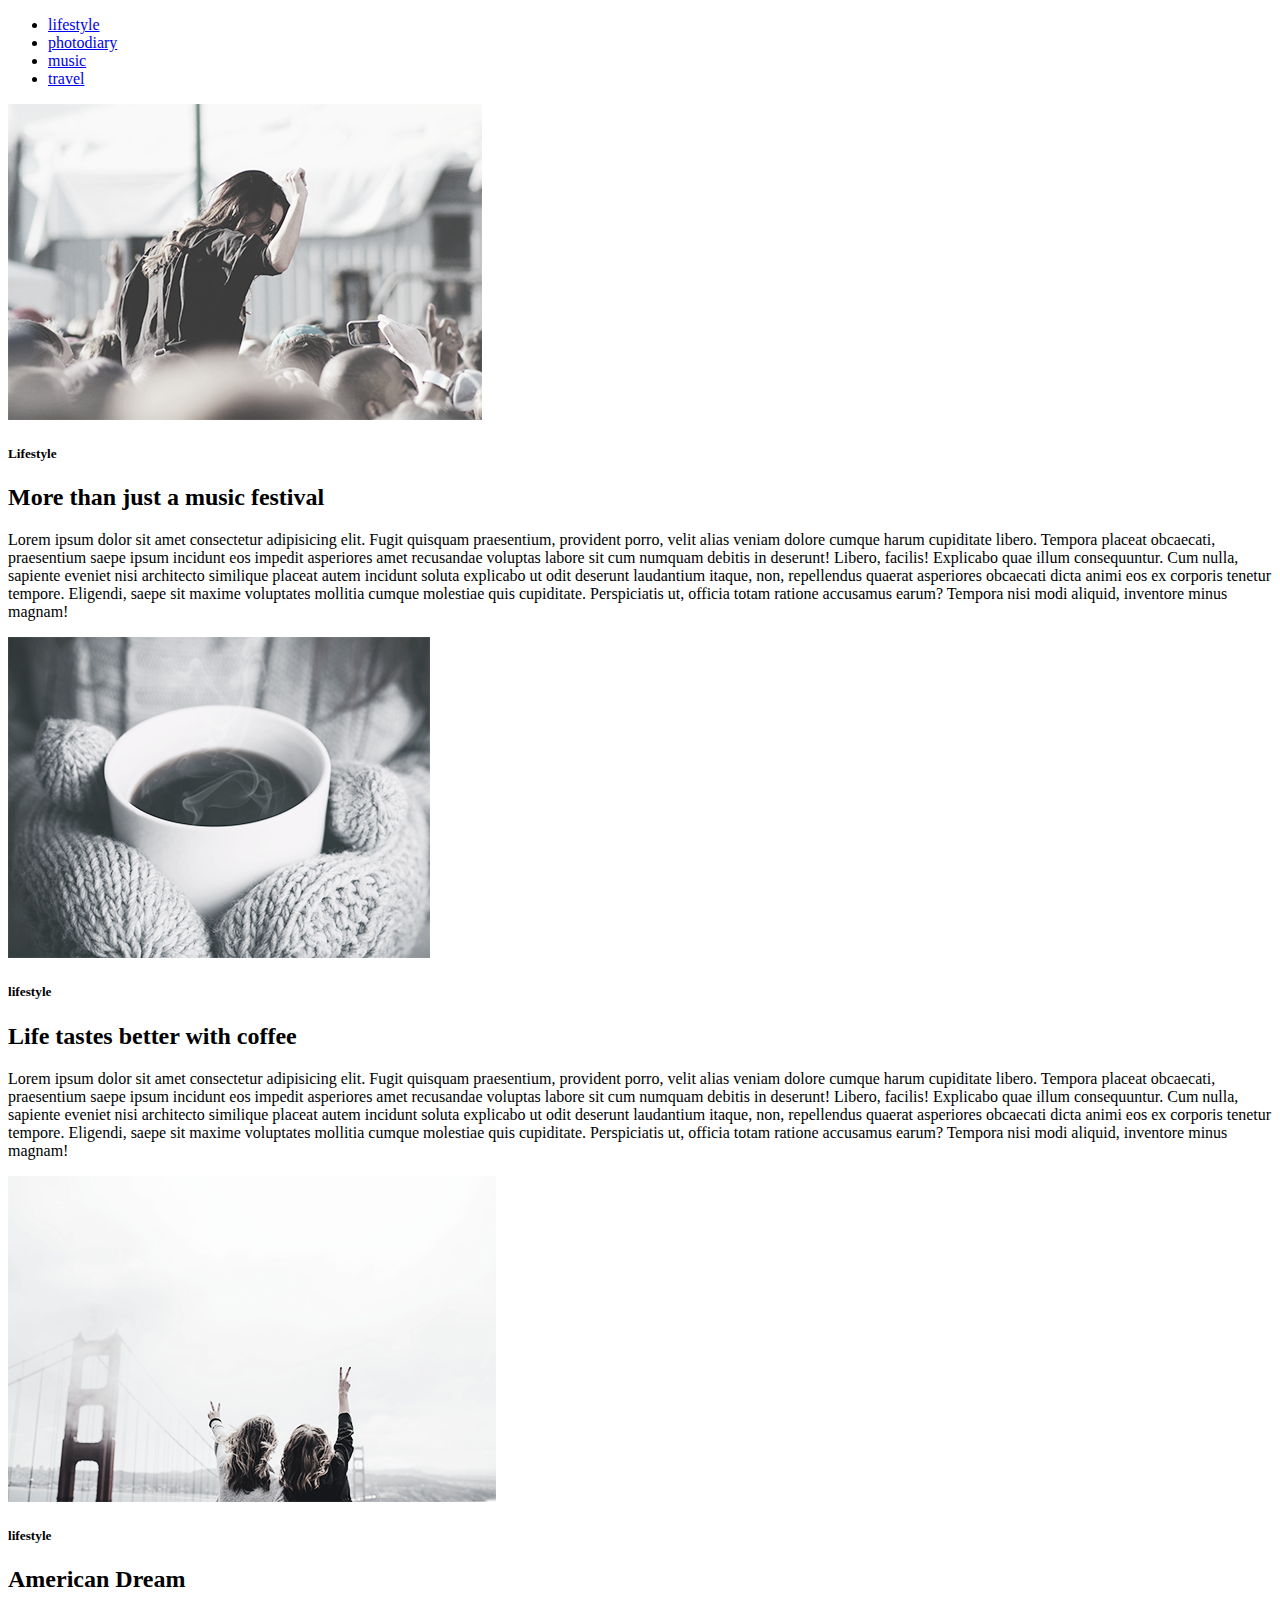
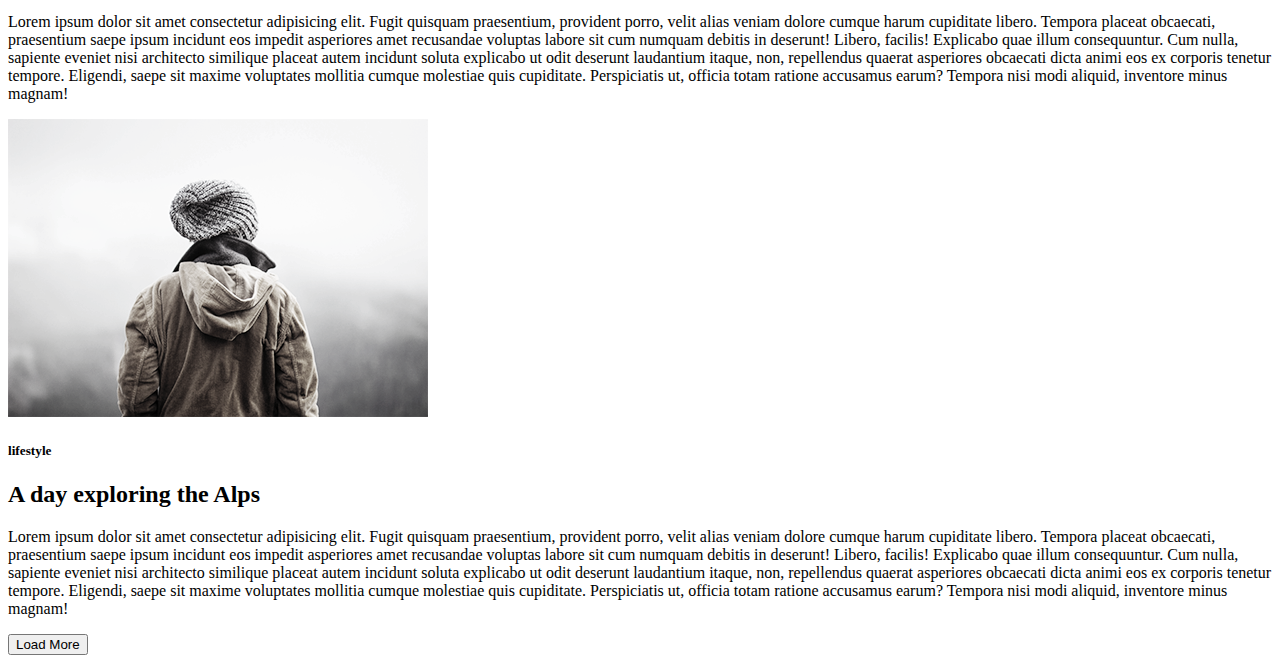
<file: homework_1/index.html>
<!DOCTYPE html>
<html lang="en">
<head>
    <meta charset="UTF-8">
    <meta name="viewport" content="width=device-width, initial-scale=1.0">
    <title>Homework 1</title>
</head>
<body>
    <header>
        <nav>
            <ul>
                <li>
                    <a href="#">lifestyle</a>
                </li>
                <li>
                    <a href="#">photodiary</a>
                </li>
                <li>
                    <a href="#">music</a>
                </li>
                <li>
                    <a href="#">travel</a>
                </li>
            </ul>
        </nav>
    </header>
    <main>
        <section>
            <img src="images/1.png" alt="picture1">
            <h5>Lifestyle</h5>
            <h2>More than just a music festival</h2>
            <p>Lorem ipsum dolor sit amet consectetur adipisicing elit. Fugit quisquam praesentium, provident porro, velit alias veniam dolore cumque harum cupiditate libero. Tempora placeat obcaecati, praesentium saepe ipsum incidunt eos impedit asperiores amet recusandae voluptas labore sit cum numquam debitis in deserunt! Libero, facilis! Explicabo quae illum consequuntur. Cum nulla, sapiente eveniet nisi architecto similique placeat autem incidunt soluta explicabo ut odit deserunt laudantium itaque, non, repellendus quaerat asperiores obcaecati dicta animi eos ex corporis tenetur tempore. Eligendi, saepe sit maxime voluptates mollitia cumque molestiae quis cupiditate. Perspiciatis ut, officia totam ratione accusamus earum? Tempora nisi modi aliquid, inventore minus magnam!</p>
        </section>
        <section>
            <img src="images/2.png" alt="picture2">
            <h5>lifestyle</h5>
            <h2>Life tastes better with coffee</h2>
            <p>Lorem ipsum dolor sit amet consectetur adipisicing elit. Fugit quisquam praesentium, provident porro, velit alias
                veniam dolore cumque harum cupiditate libero. Tempora placeat obcaecati, praesentium saepe ipsum incidunt eos
                impedit asperiores amet recusandae voluptas labore sit cum numquam debitis in deserunt! Libero, facilis! Explicabo
                quae illum consequuntur. Cum nulla, sapiente eveniet nisi architecto similique placeat autem incidunt soluta
                explicabo ut odit deserunt laudantium itaque, non, repellendus quaerat asperiores obcaecati dicta animi eos ex
                corporis tenetur tempore. Eligendi, saepe sit maxime voluptates mollitia cumque molestiae quis cupiditate.
                Perspiciatis ut, officia totam ratione accusamus earum? Tempora nisi modi aliquid, inventore minus magnam!</p>
        </section>
        <section>
            <img src="images/3.png" alt="picture3">
            <h5>lifestyle</h5>
            <h2>American Dream</h2>
            <p>Lorem ipsum dolor sit amet consectetur adipisicing elit. Fugit quisquam praesentium, provident porro, velit alias
                veniam dolore cumque harum cupiditate libero. Tempora placeat obcaecati, praesentium saepe ipsum incidunt eos
                impedit asperiores amet recusandae voluptas labore sit cum numquam debitis in deserunt! Libero, facilis!
                Explicabo
                quae illum consequuntur. Cum nulla, sapiente eveniet nisi architecto similique placeat autem incidunt soluta
                explicabo ut odit deserunt laudantium itaque, non, repellendus quaerat asperiores obcaecati dicta animi eos ex
                corporis tenetur tempore. Eligendi, saepe sit maxime voluptates mollitia cumque molestiae quis cupiditate.
                Perspiciatis ut, officia totam ratione accusamus earum? Tempora nisi modi aliquid, inventore minus magnam!</p>
        </section>
        <section>
            <img src="images/4.png" alt="picture4">
            <h5>lifestyle</h5>
            <h2>A day exploring the Alps</h2>
            <p>Lorem ipsum dolor sit amet consectetur adipisicing elit. Fugit quisquam praesentium, provident porro, velit alias
                veniam dolore cumque harum cupiditate libero. Tempora placeat obcaecati, praesentium saepe ipsum incidunt eos
                impedit asperiores amet recusandae voluptas labore sit cum numquam debitis in deserunt! Libero, facilis!
                Explicabo
                quae illum consequuntur. Cum nulla, sapiente eveniet nisi architecto similique placeat autem incidunt soluta
                explicabo ut odit deserunt laudantium itaque, non, repellendus quaerat asperiores obcaecati dicta animi eos ex
                corporis tenetur tempore. Eligendi, saepe sit maxime voluptates mollitia cumque molestiae quis cupiditate.
                Perspiciatis ut, officia totam ratione accusamus earum? Tempora nisi modi aliquid, inventore minus magnam!</p>
        </section>
    </main>
    <footer>
        <button>Load More</button>
    </footer>
</body>
</html>
</file>
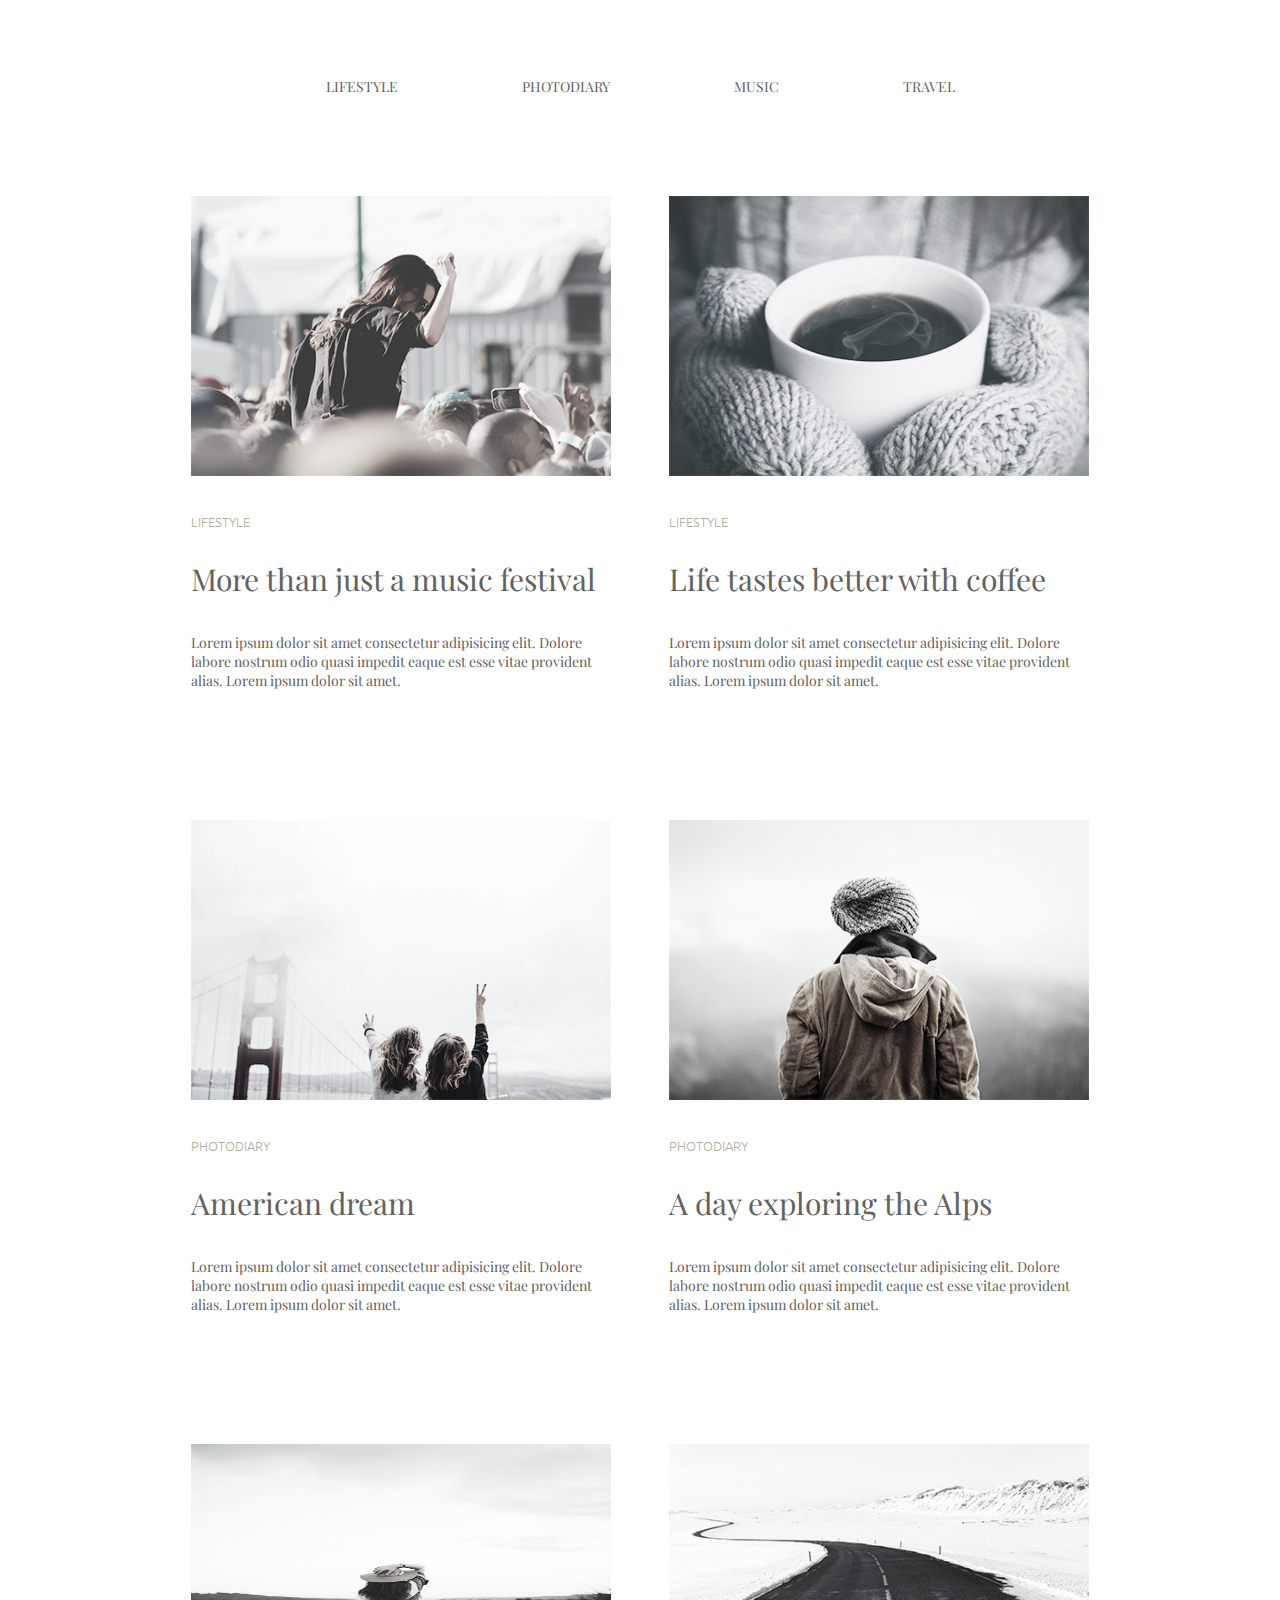
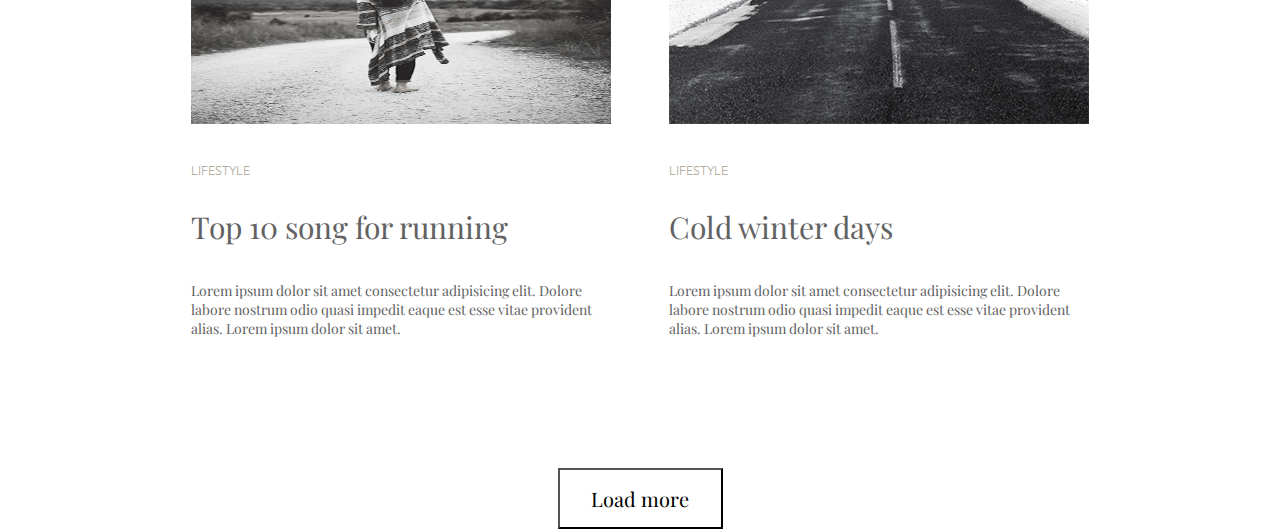
<file: homework_2/index.html>
<!DOCTYPE html>
<html lang="en">
<head>
    <meta charset="UTF-8">
    <meta http-equiv="X-UA-Compatible" content="IE=edge">
    <meta name="viewport" content="width=device-width, initial-scale=1.0">
    <link rel="stylesheet" href="styles.css">
    <title>Homework 2</title>
</head>
<body>
    <header>
        <nav class="menu">
            <ul class="menu_list">
                <li class="menu_list_text">
                    <a class="menu_list_text_link" href="#">lifestyle</a>
                </li>
                <li class="menu_list_text">
                    <a class="menu_list_text_link" href="#">photodiary</a>
                </li>
                <li class="menu_list_text">
                    <a class="menu_list_text_link" href="#">music</a>
                </li>
                <li class="menu_list_text">
                    <a class="menu_list_text_link" href="#">travel</a>
                </li>
            </ul>
        </nav>
    </header>
    <main>
        <section class="card">
            <img src="images/1.png" alt="morethanjustamusicfestival">
            <h5 class="under_image_text">lifestyle</h5>
            <h3 class="image_title">More than just a music festival</h3>
            <p class="image_description">Lorem ipsum dolor sit amet consectetur adipisicing elit. Dolore labore nostrum odio quasi impedit eaque est esse vitae provident alias. Lorem ipsum dolor sit amet.</p>
        </section>
        <section class="card">
            <img src="images/2.png" alt="lifetastesbetterwithcoffee">
            <h5 class="under_image_text">lifestyle</h5>
            <h3 class="image_title">Life tastes better with coffee</h3>
            <p class="image_description">Lorem ipsum dolor sit amet consectetur adipisicing elit. Dolore labore nostrum odio
                quasi impedit eaque est esse vitae provident alias. Lorem ipsum dolor sit amet.</p>
        </section>
        <section class="card">
            <img src="images/3.png" alt="americandream">
            <h5 class="under_image_text">photodiary</h5>
            <h3 class="image_title">American dream</h3>
            <p class="image_description">Lorem ipsum dolor sit amet consectetur adipisicing elit. Dolore labore nostrum odio
                quasi impedit eaque est esse vitae provident alias. Lorem ipsum dolor sit amet.</p>
        </section>
        <section class="card">
            <img src="images/4.png" alt="adayexploringthealps">
            <h5 class="under_image_text">photodiary</h5>
            <h3 class="image_title">A day exploring the Alps</h3>
            <p class="image_description">Lorem ipsum dolor sit amet consectetur adipisicing elit. Dolore labore nostrum odio
                quasi impedit eaque est esse vitae provident alias. Lorem ipsum dolor sit amet.</p>
        </section>
        <section class="card">
            <img src="images/5.png" alt="top10songforrunning">
            <h5 class="under_image_text">lifestyle</h5>
            <h3 class="image_title">Top 10 song for running</h3>
            <p class="image_description">Lorem ipsum dolor sit amet consectetur adipisicing elit. Dolore labore nostrum odio
                quasi impedit eaque est esse vitae provident alias. Lorem ipsum dolor sit amet.</p>
        </section>
        <section class="card">
            <img src="images/6.png" alt="coldwinterdays">
            <h5 class="under_image_text">lifestyle</h5>
            <h3 class="image_title">Cold winter days</h3>
            <p class="image_description">Lorem ipsum dolor sit amet consectetur adipisicing elit. Dolore labore nostrum odio
                quasi impedit eaque est esse vitae provident alias. Lorem ipsum dolor sit amet.</p>
        </section>
    </main>
    <footer>
        <button class="load_more_button">Load more</button>
    </footer>
</body>
</html>
</file>
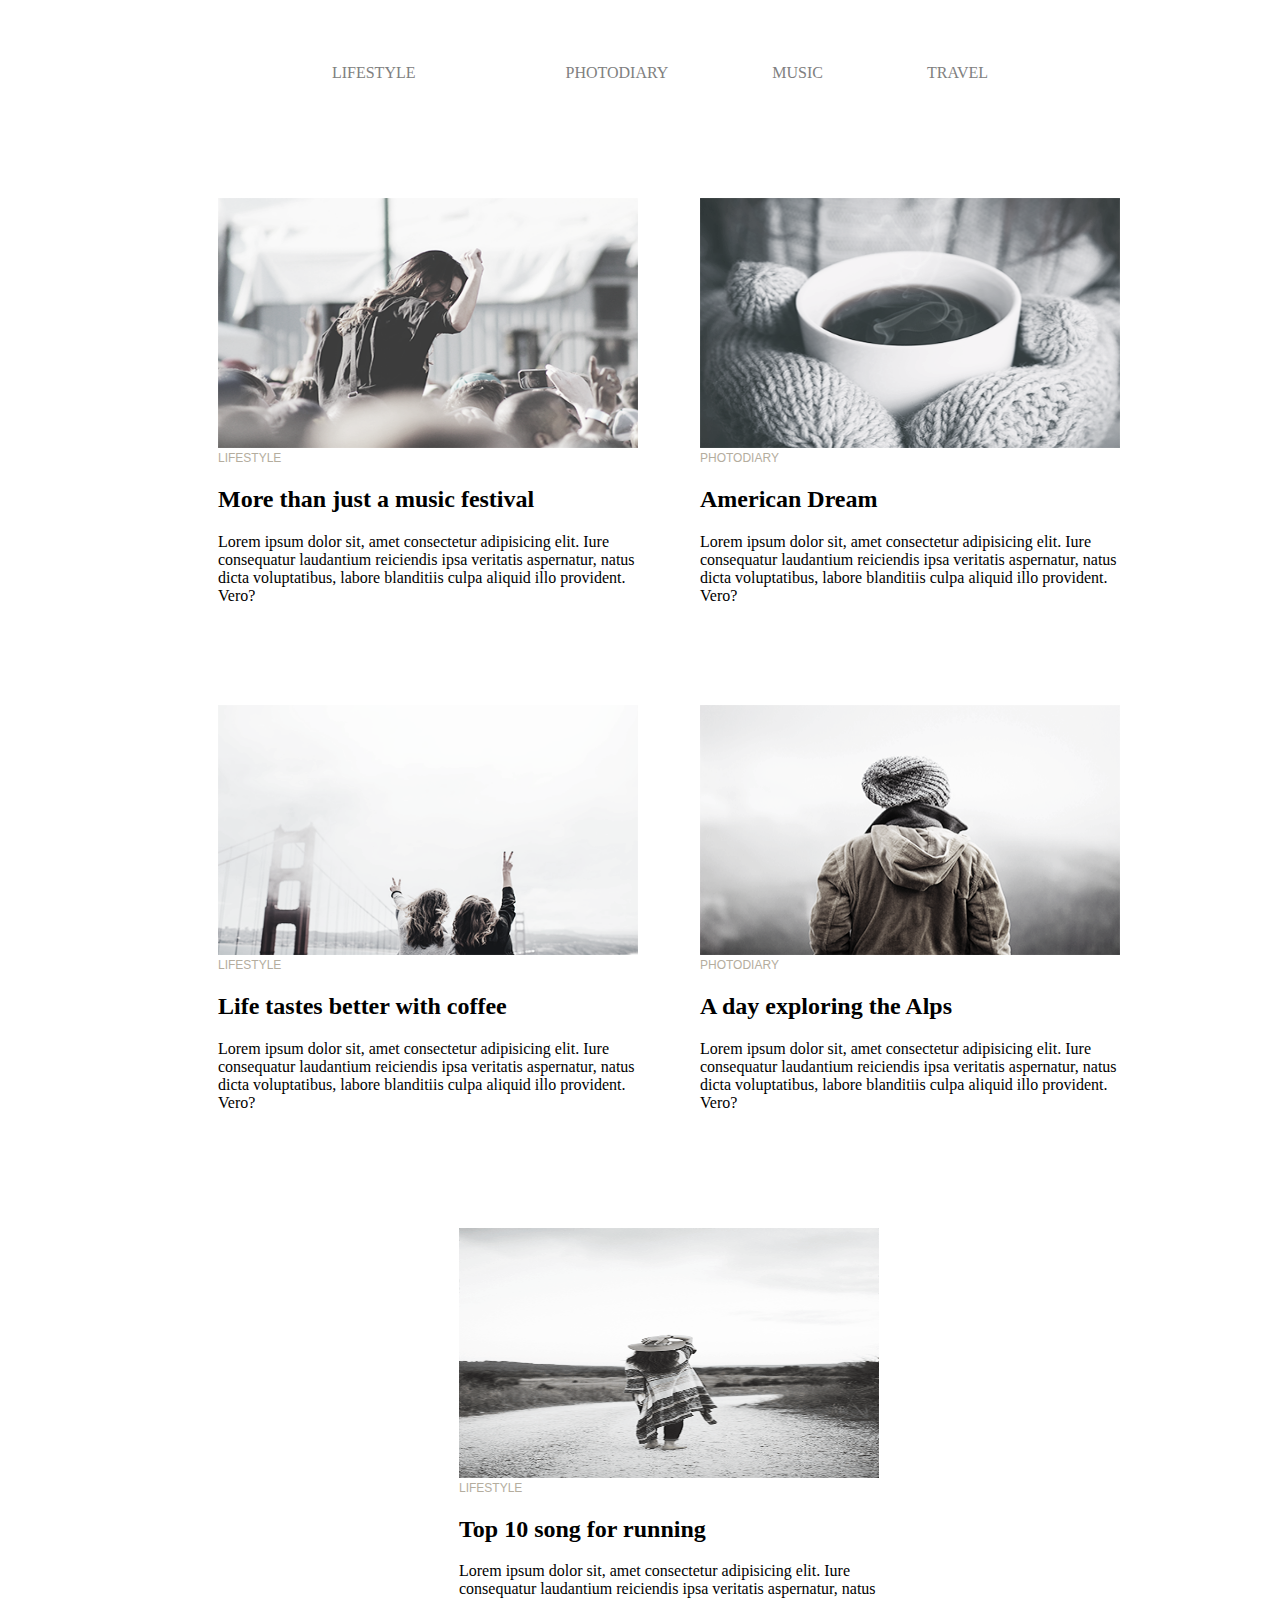
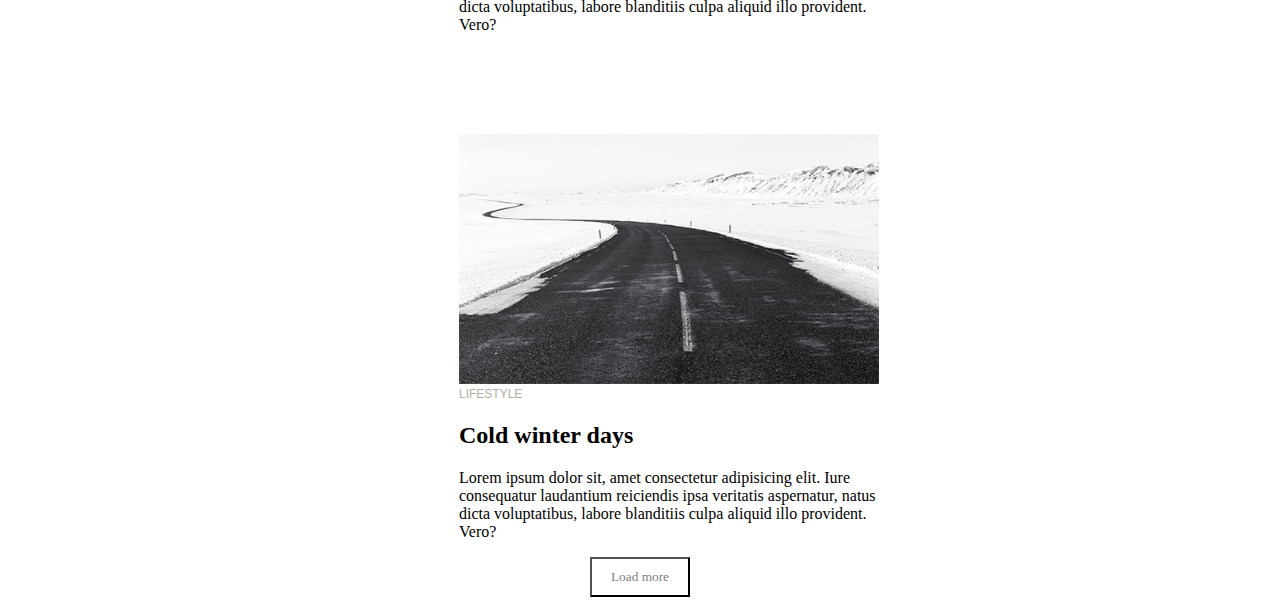
<file: homework_2_OLD/index.html>
<!DOCTYPE html>
<html lang="en">
<head>
    <meta charset="UTF-8">
    <meta http-equiv="X-UA-Compatible" content="IE=edge">
    <meta name="viewport" content="width=device-width, initial-scale=1.0">
    <link rel="stylesheet" href="styles.css">
    <title>Homework 2 OLD</title>
</head>
<body>
    <header>
        <nav>
            <ul>
                <li class="a">
                    <a class="a" href="#">lifestyle</a>
                <li class="a"/>
                <li class="a">
                    <a class="a" href="#">photodiary</a>
                </li class="a">
                <li class="a">
                    <a class="a" href="#">music</a>
                </li class="a">
                <li class="a">
                    <a class="a" href="#">travel</a>
                </li class="a"> 
            </ul>
        </nav>
    </header>
    <main>
        <div>
        <section>
            <img src="images/1.png" alt="image1">
            <span class="underimagetext">Lifestyle</span>
            <h2>More than just a music festival</h2>
            <p>Lorem ipsum dolor sit, amet consectetur adipisicing elit. Iure consequatur laudantium reiciendis ipsa veritatis aspernatur, natus dicta voluptatibus, labore blanditiis culpa aliquid illo provident. Vero?</p>
        </section>
        <section>
            <img src="images/3.png" alt="image2">
            <span class="underimagetext">Lifestyle</span>
            <h2>Life tastes better with coffee</h2>
            <p>Lorem ipsum dolor sit, amet consectetur adipisicing elit. Iure consequatur laudantium reiciendis ipsa veritatis
                aspernatur, natus dicta voluptatibus, labore blanditiis culpa aliquid illo provident. Vero?</p>
        </section>
        </div>
        <div>
            <section>
                <img src="images/2.png" alt="image3">
                <span class="underimagetext">photodiary</span>
                <h2>American Dream</h2>
                <p>Lorem ipsum dolor sit, amet consectetur adipisicing elit. Iure consequatur laudantium reiciendis ipsa
                    veritatis aspernatur, natus dicta voluptatibus, labore blanditiis culpa aliquid illo provident. Vero?</p>
            </section>
            <section>
                <img src="images/4.png" alt="image4">
                <span class="underimagetext">photodiary</span>
                <h2>A day exploring the Alps</h2>
                <p>Lorem ipsum dolor sit, amet consectetur adipisicing elit. Iure consequatur laudantium reiciendis ipsa
                    veritatis
                    aspernatur, natus dicta voluptatibus, labore blanditiis culpa aliquid illo provident. Vero?</p>
            </section>
        </div>
        <div>
            <section>
                <img src="images/5.png" alt="image5">
                <span class="underimagetext">lifestyle</span>
                <h2>Top 10 song for running</h2>
                <p>Lorem ipsum dolor sit, amet consectetur adipisicing elit. Iure consequatur laudantium reiciendis ipsa
                    veritatis aspernatur, natus dicta voluptatibus, labore blanditiis culpa aliquid illo provident. Vero?</p>
            </section>
            <section>
                <img src="images/6.png" alt="image6">
                <span class="underimagetext">lifestyle</span>
                <h2>Cold winter days</h2>
                <p>Lorem ipsum dolor sit, amet consectetur adipisicing elit. Iure consequatur laudantium reiciendis ipsa veritatis
                    aspernatur, natus dicta voluptatibus, labore blanditiis culpa aliquid illo provident. Vero?</p>
            </section>
        </div>
    </main>
    <footer>
        <button>Load more</button>
    </footer>
</html>
</file>
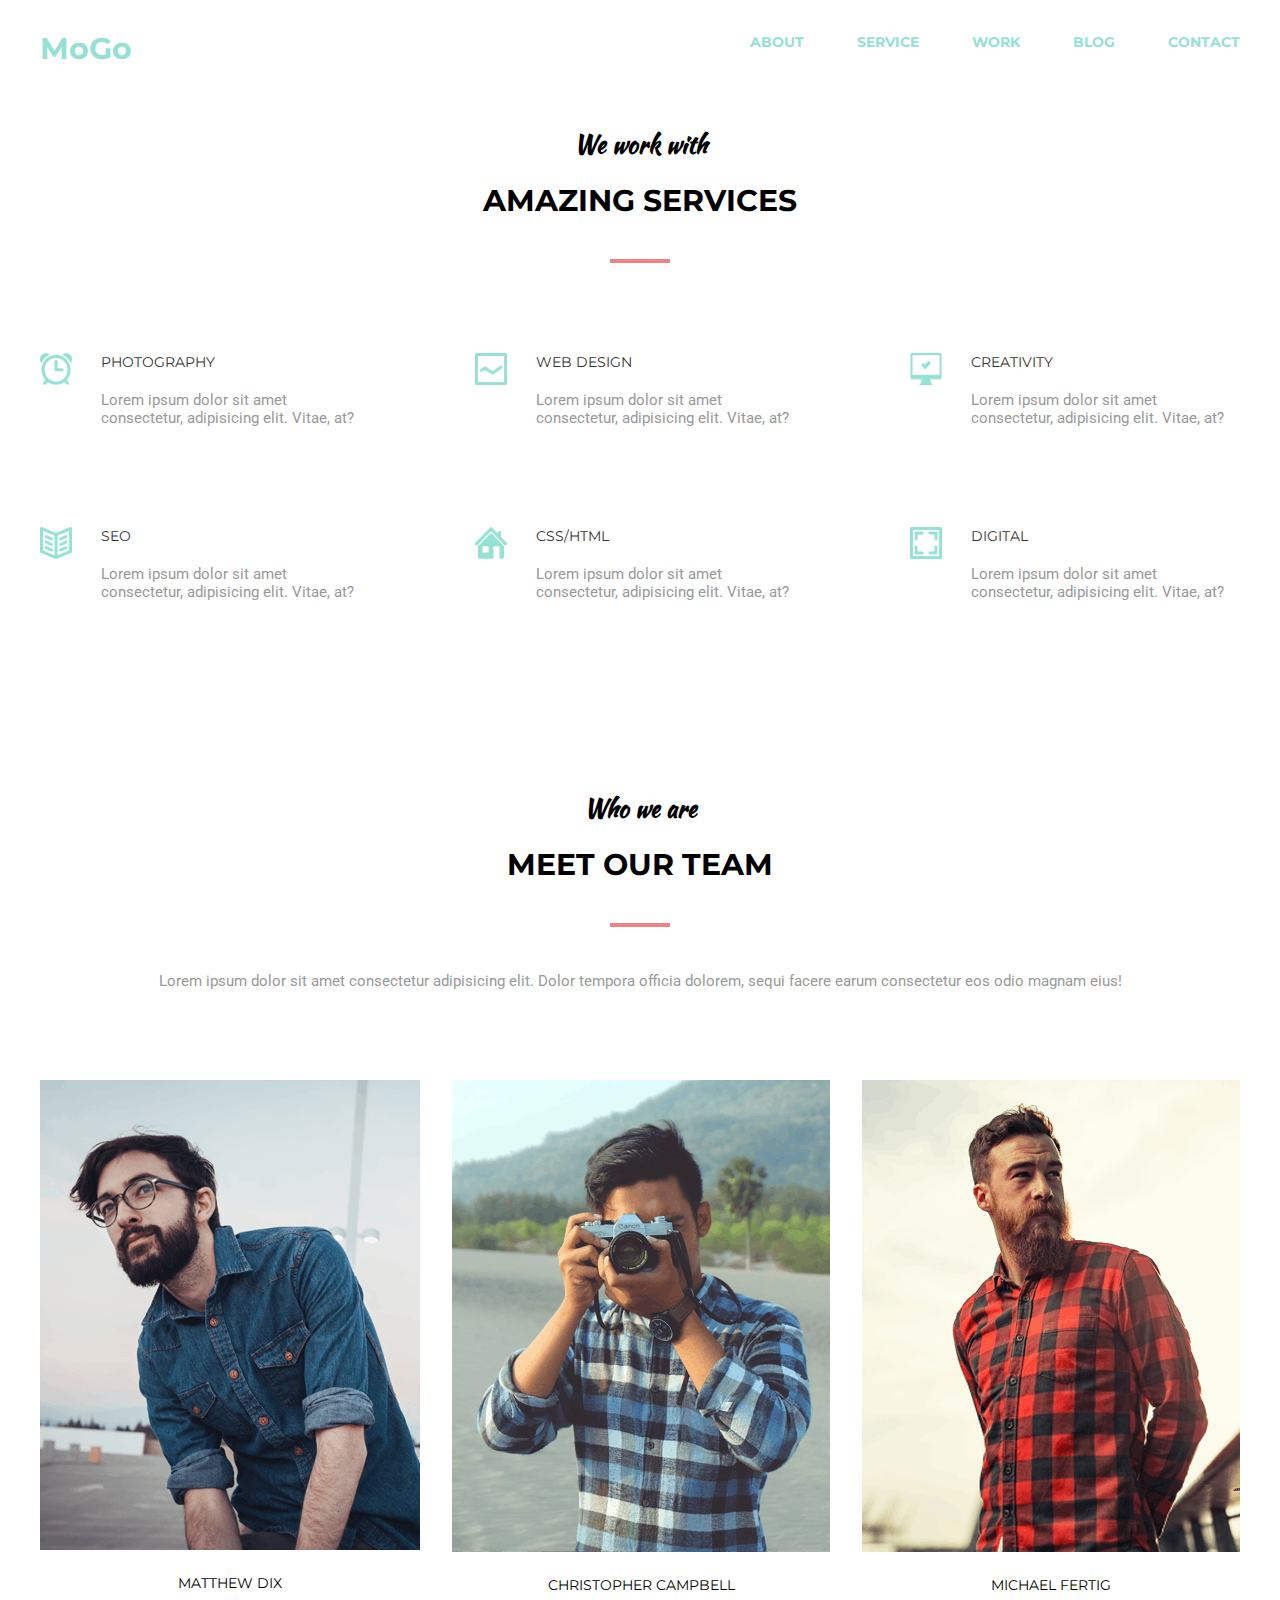
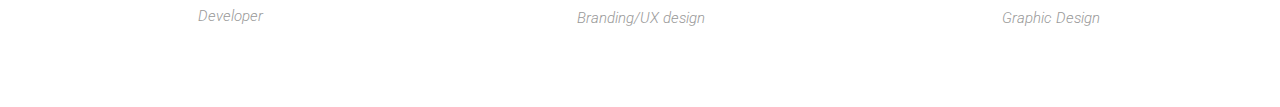
<file: homework_3/index.html>
<!DOCTYPE html>
<html lang="en">
<head>
    <meta charset="UTF-8">
    <meta http-equiv="X-UA-Compatible" content="IE=edge">
    <meta name="viewport" content="width=device-width, initial-scale=1.0">
    <link rel="stylesheet" href="styles.css">
    <title>Homework 3</title>
</head>
<body>
    <header class="header">
        <h1 class="logo">
            <a href="#" class="logo_link">MoGo</a>
        </h1>
        <nav class="menu">
            <ul class="menu_list">
                <li class="menu_list_item">
                    <a href="#" class="menu_list_item_link">About</a>
                </li>
                <li class="menu_list_item">
                    <a href="#" class="menu_list_item_link">Service</a>
                </li>
                <li class="menu_list_item">
                    <a href="#" class="menu_list_item_link">Work</a>
                </li>
                <li class="menu_list_item">
                    <a href="#" class="menu_list_item_link">Blog</a>
                </li>
                <li class="menu_list_item">
                    <a href="#" class="menu_list_item_link">Contact</a>
                </li>
            </ul>
        </nav>
    </header>
    <main>
        <section class="services">
        <h3 class="header3">We work with</h3>
        <h2 class="header2">amazing services</h2>
        <div class="card_wrapper">
            <div class="card">
                <img src="images/alarm.png" alt="alarm" class="card_image">
                <div class="card_text_wrapper">
                    <h4 class="card_image_title">photography</h4>
                    <p class="card_image_desc">Lorem ipsum dolor sit amet consectetur, adipisicing elit. Vitae, at?</p>
                </div>
            </div>
            <div class="card">
                <img src="images/linegraph.png" alt="linegraph" class="card_image">
                <div class="card_text_wrapper">
                    <h4 class="card_image_title">web design</h4>
                    <p class="card_image_desc">Lorem ipsum dolor sit amet consectetur, adipisicing elit. Vitae, at?</p>
                </div>
            </div>
            <div class="card">
                <img src="images/computer.png" alt="computer" class="card_image">
                <div class="card_text_wrapper">
                    <h4 class="card_image_title">creativity</h4>
                    <p class="card_image_desc">Lorem ipsum dolor sit amet consectetur, adipisicing elit. Vitae, at?</p>
                </div>
            </div>
            <div class="card">
                <img src="images/book.png" alt="book" class="card_image">
                <div class="card_text_wrapper">
                    <h4 class="card_image_title">seo</h4>
                    <p class="card_image_desc">Lorem ipsum dolor sit amet consectetur, adipisicing elit. Vitae, at?</p>
                </div>
            </div>
            <div class="card">
                <img src="images/home.png" alt="home" class="card_image">
                <div class="card_text_wrapper">
                    <h4 class="card_image_title">css/html</h4>
                    <p class="card_image_desc">Lorem ipsum dolor sit amet consectetur, adipisicing elit. Vitae, at?</p>
                </div>
                </div>
            <div class="card">
                <img src="images/image.png" alt="image" class="card_image">
                    <div class="card_text">
                        <div class="card_text_wrapper">
                            <h4 class="card_image_title">digital</h4>
                            <p class="card_image_desc">Lorem ipsum dolor sit amet consectetur, adipisicing elit. Vitae, at?</p>
                        </div>
                    </div>
                </div>
            </div>
        </section>
        <section class="meetourteam">
                <h3 class="header3">Who we are</h3>
                <h2 class="header2">meet our team</h2>
                <p class="team_desc">Lorem ipsum dolor sit amet consectetur adipisicing elit. Dolor tempora officia dolorem, sequi facere earum consectetur eos odio magnam eius!</p>
            <div class="team_card_wrapper">
                <div class="team_card">
                    <img src="images/md.png" alt="matthew_dix" class="team_image">
                    <h4 class="team_name">Matthew Dix</h4>
                    <h4 class="team_profession">Developer</h4>
                </div>
                <div class="team_card">
                    <img src="images/cc.png" alt="matthew_dix" class="team_image">
                    <h4 class="team_name">Christopher Campbell</h4>
                    <h4 class="team_profession">Branding/UX design</h4>
                </div>
                <div class="team_card">
                    <img src="images/mf.png" alt="matthew_dix" class="team_image">
                    <h4 class="team_name">Michael Fertig</h4>
                    <h4 class="team_profession">Graphic Design</h4>
                </div>
            </div>
        </section>
    </main>
</body>
</html>
</file>
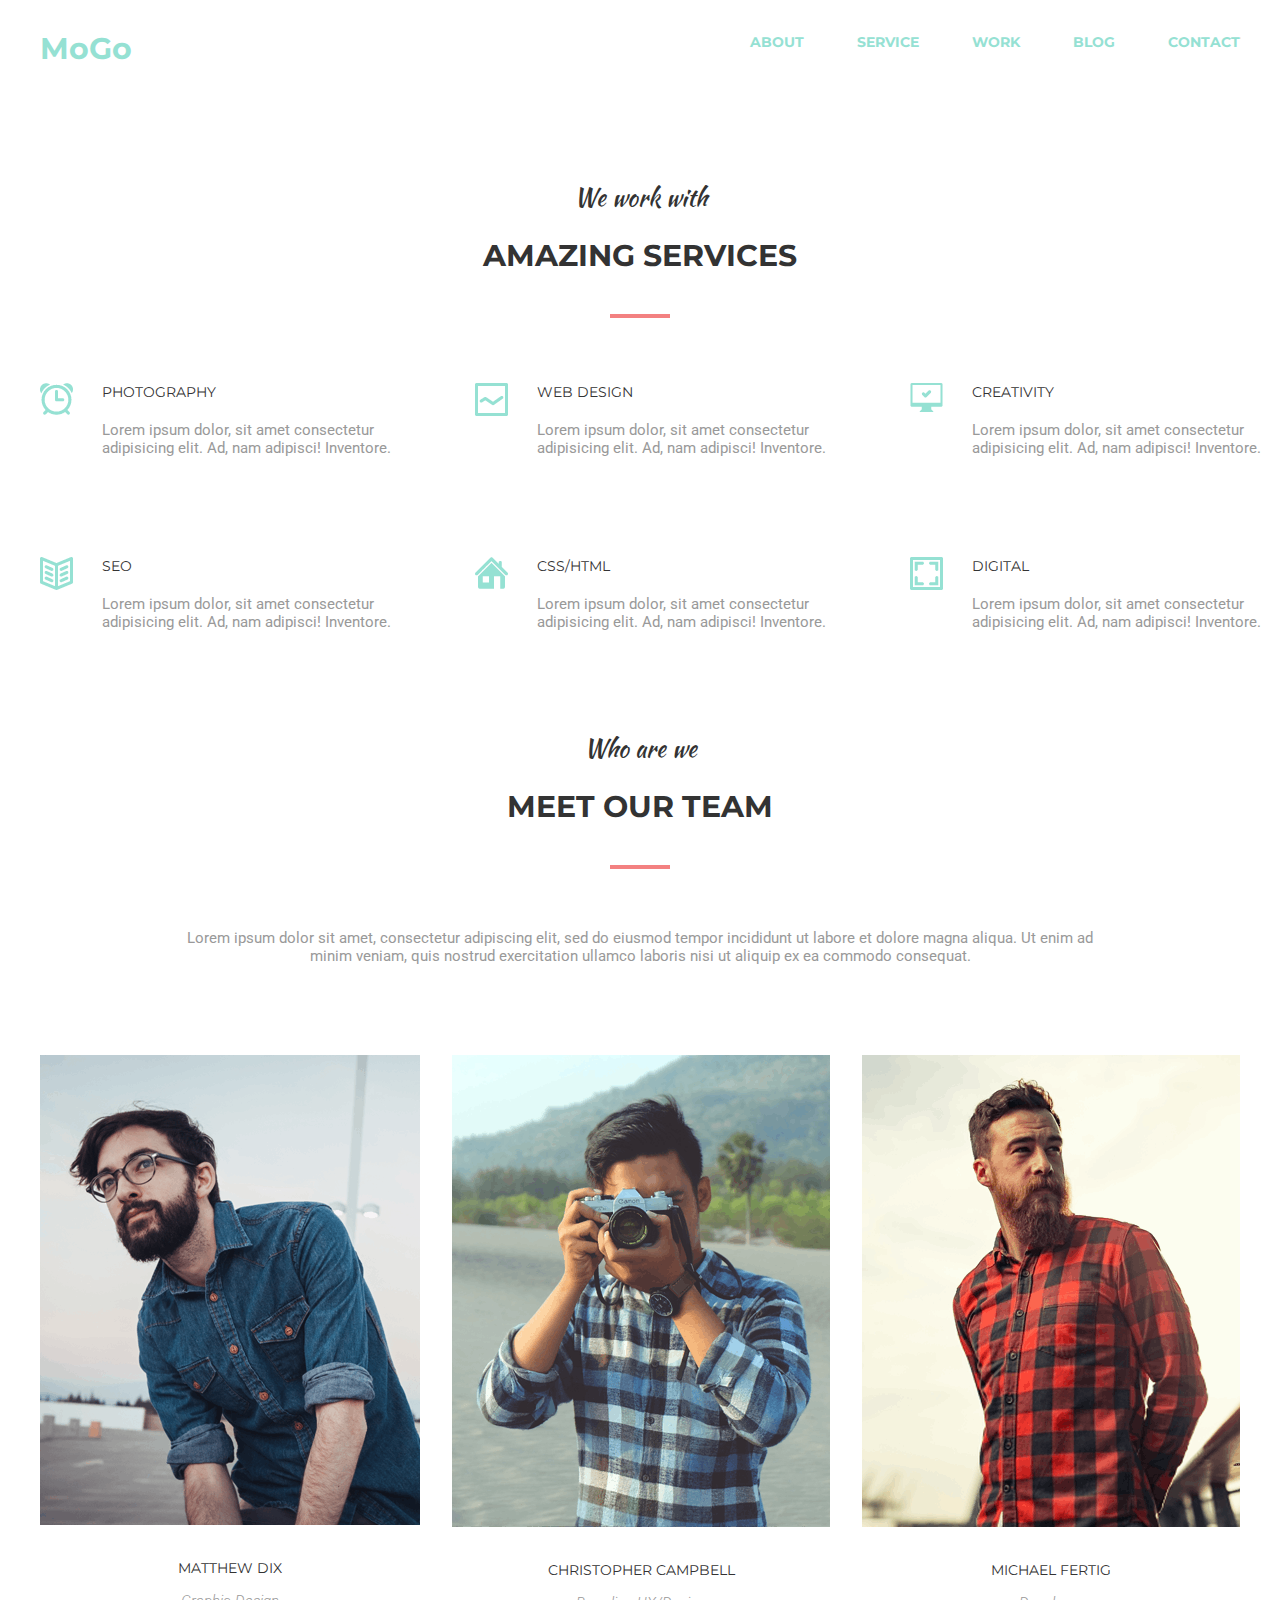
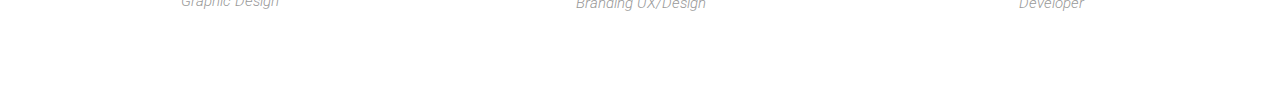
<file: homework_4/index.html>
<!DOCTYPE html>
<html lang="en">
<head>
    <meta charset="UTF-8">
    <meta http-equiv="X-UA-Compatible" content="IE=edge">
    <meta name="viewport" content="width=device-width, initial-scale=1.0">
    <link rel="stylesheet" href="styles.css">
    <title>Homework 4</title>
</head>
<body>
    <header class="header">
        <div class="header_wrapper">
        <h1 class="logo">
            <a href="#" class="logo_link">MoGo</a>
        </h1>
        <nav class="menu">
            <ul class="menu_list">
                <li class="menu_list_item">
                    <a href="#" class="menu_list_item_link">about</a>
                </li>
                <li class="menu_list_item">
                    <a href="#" class="menu_list_item_link">service</a>
                </li>
                <li class="menu_list_item">
                    <a href="#" class="menu_list_item_link">work</a>
                </li>
                <li class="menu_list_item">
                    <a href="#" class="menu_list_item_link">blog</a>
                </li>
                <li class="menu_list_item">
                    <a href="#" class="menu_list_item_link">contact</a>
                </li>
            </ul>
        </nav>
        </div>
    </header>
    <main>
        <section class="services">
            <h3 class="header2">We work with</h3>
            <h2 class="header3">amazing services</h2>
            <div class="card_wrapper">
                <div class="card">
                    <div class="card_text_wrapper">
                        <h4 class="card_image_title">photography</h4>
                        <p class="card_image_description">Lorem ipsum dolor, sit amet consectetur adipisicing elit. Ad, nam adipisci! Inventore.</p>
                    </div>
                </div>
                <div class="card web_design_image">
                    <div class="card_text_wrapper">
                        <h4 class="card_image_title">web design</h4>
                        <p class="card_image_description">Lorem ipsum dolor, sit amet consectetur adipisicing elit. Ad, nam adipisci!
                            Inventore.</p>
                    </div>
                </div>
                <div class="card computer_image">
                    <div class="card_text_wrapper">
                        <h4 class="card_image_title">creativity</h4>
                        <p class="card_image_description">Lorem ipsum dolor, sit amet consectetur adipisicing elit. Ad, nam adipisci!
                            Inventore.</p>
                    </div>
                </div>
                <div class="card book_image">
                    <div class="card_text_wrapper">
                        <h4 class="card_image_title">seo</h4>
                        <p class="card_image_description">Lorem ipsum dolor, sit amet consectetur adipisicing elit. Ad, nam adipisci!
                            Inventore.</p>
                    </div>
                </div>
                <div class="card home_image">
                    <div class="card_text_wrapper">
                        <h4 class="card_image_title">css/html</h4>
                        <p class="card_image_description">Lorem ipsum dolor, sit amet consectetur adipisicing elit. Ad, nam adipisci!
                            Inventore.</p>
                    </div>
                </div>
                <div class="card image_image">
                    <div class="card_text_wrapper">
                        <h4 class="card_image_title">digital</h4>
                        <p class="card_image_description">Lorem ipsum dolor, sit amet consectetur adipisicing elit. Ad, nam adipisci!
                            Inventore.</p>
                    </div>
                </div>
            </div>
        </section>
        <section class="team">
            <h3 class="header2">Who are we</h3>
            <h2 class="header3">meet our team</h2>
            <p class="team_desc">Lorem ipsum dolor sit amet, consectetur adipiscing elit, sed do eiusmod tempor incididunt ut labore et dolore magna
            aliqua. Ut enim ad minim veniam, quis nostrud exercitation ullamco laboris nisi ut aliquip ex ea commodo consequat.</p>
            <div class="team_card_wrapper">
                <div class="team_card">
                    <img src="images/md.png" alt="matthew dix" class="team_image">
                    <h4 class="team_name">matthew dix</h4>
                    <h5 class="team_profession">graphic design</h5>
                <div class="team_card_hidden">
                    <div class=team_card_button_wrapper>
                        <button class="team_card_button">
                            <img src="images/social_media/facebook.png" alt="facebook" class="facebook_icon">
                        </button>
                        <button class="team_card_button">
                            <img src="images/social_media/twitter.png" alt="twitter" class="twitter_icon">
                        </button>
                        <button class="team_card_button">
                            <img src="images/social_media/pinterest.png" alt="pinterest" class="pinterest_icon">
                        </button>
                        <button class="team_card_button">
                            <img src="images/social_media/instagram.png" alt="instagram" class="instagram_icon">
                        </button>
                    </div>
                </div>
                </div>

                <div class="team_card">
                    <img src="images/cc.png" alt="christopher campbell" class="team_image">
                    <h4 class="team_name">christopher campbell</h4>
                    <h5 class="team_profession">Branding UX/Design</h5>
                <div class="team_card_hidden">
                    <div class=team_card_button_wrapper>
                        <button class="team_card_button">
                            <img src="images/social_media/facebook.png" alt="facebook" class="facebook_icon">
                        </button>
                        <button class="team_card_button">
                            <img src="images/social_media/twitter.png" alt="twitter" class="twitter_icon">
                        </button>
                        <button class="team_card_button">
                            <img src="images/social_media/pinterest.png" alt="pinterest" class="pinterest_icon">
                        </button>
                        <button class="team_card_button">
                            <img src="images/social_media/instagram.png" alt="instagram" class="instagram_icon">
                        </button>
                    </div>
                </div>
                </div>
                
                <div class="team_card">
                    <img src="images/mf.png" alt="michael fertig" class="team_image">
                    <h4 class="team_name">michael fertig</h4>
                    <h5 class="team_profession">Developer</h5>
                <div class="team_card_hidden">
                    <div class=team_card_button_wrapper>
                        <button class="team_card_button">
                            <img src="images/social_media/facebook.png" alt="facebook" class="facebook_icon">
                        </button>
                        <button class="team_card_button">
                            <img src="images/social_media/twitter.png" alt="twitter" class="twitter_icon">
                        </button>
                        <button class="team_card_button">
                            <img src="images/social_media/pinterest.png" alt="pinterest" class="pinterest_icon">
                        </button>
                        <button class="team_card_button">
                            <img src="images/social_media/instagram.png" alt="instagram" class="instagram_icon">
                        </button>
                    </div>
                </div>
                </div>
            </div>
        </section>
    </main>
</body>
</html>
</file>
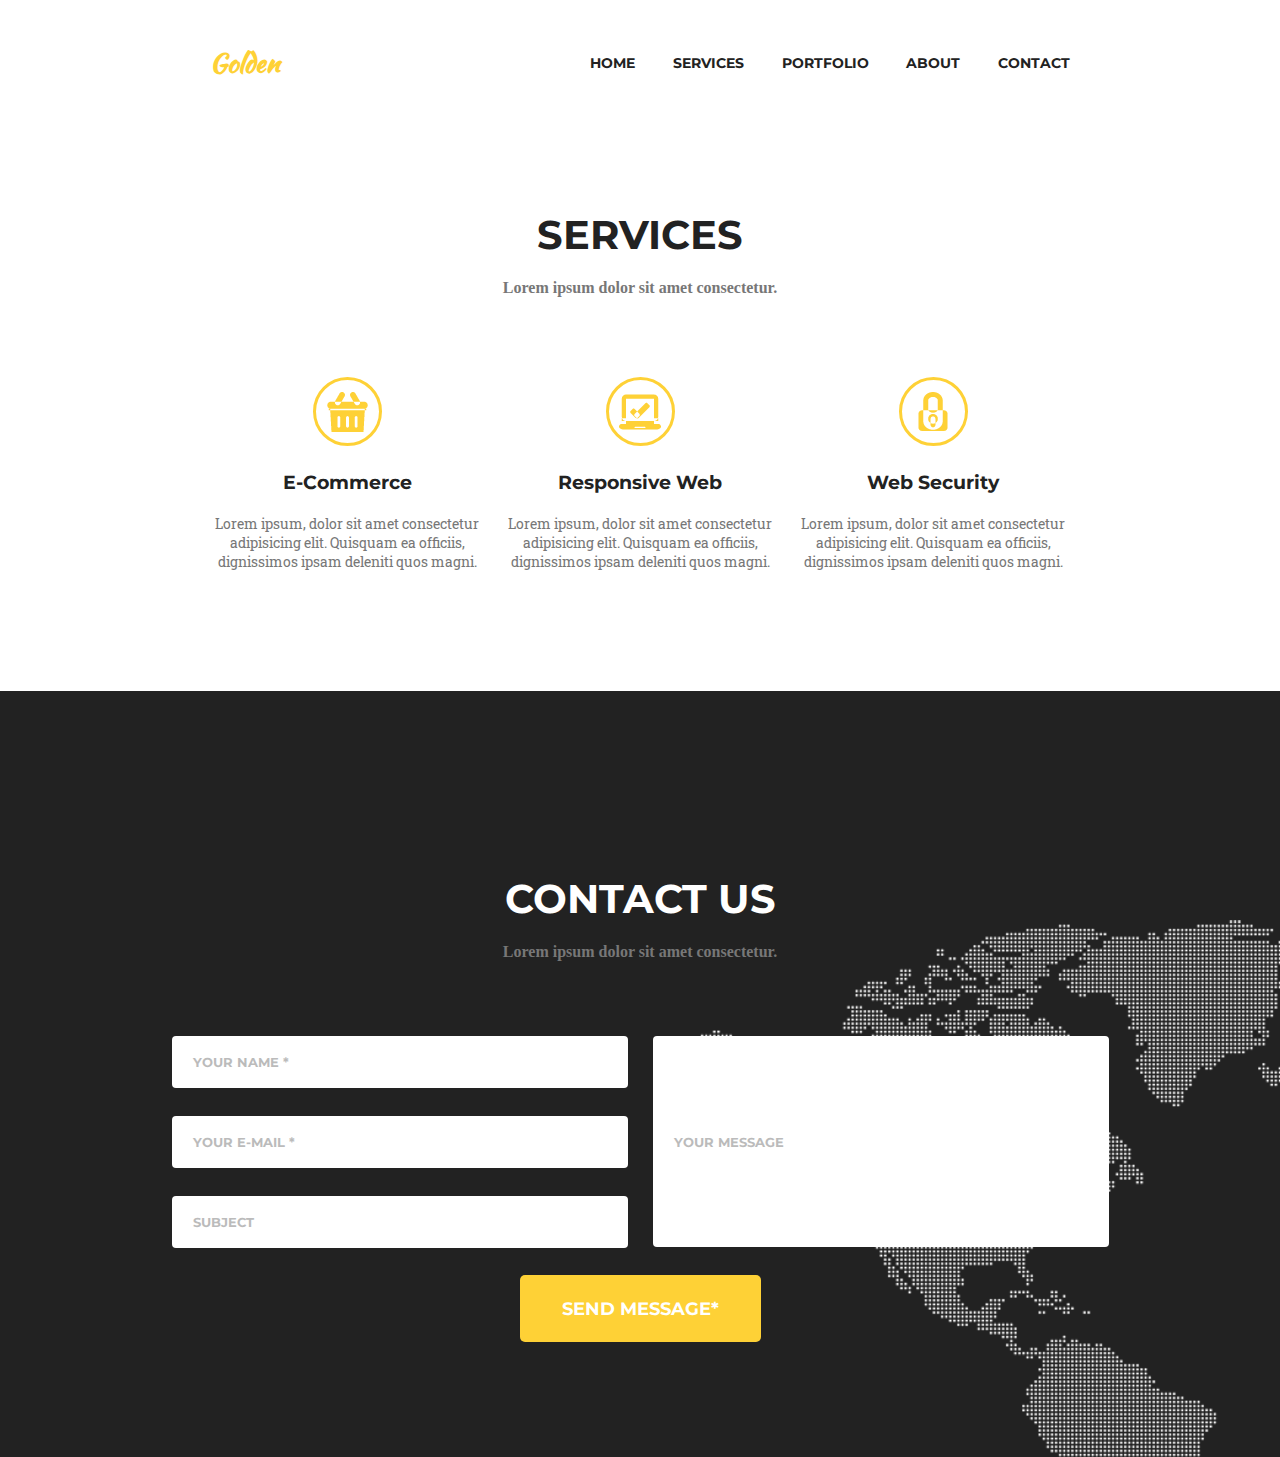
<file: homework_5/index.html>
<!DOCTYPE html>
<html lang="en">
<head>
    <meta charset="UTF-8">
    <meta http-equiv="X-UA-Compatible" content="IE=edge">
    <meta name="viewport" content="width=device-width, initial-scale=1.0">
    <link rel="stylesheet" href="styles.css">
    <title>Homework 5</title>
</head>
<body>
    <header class="header">
        <h1 class="logo">Golden</h1>
        <nav class="menu">
            <ul class="menu_list">
                <li class="menu_list_item">
                    <a class="menu_list_item_link">home</a>
                </li>
                <li class="menu_list_item">
                    <a class="menu_list_item_link">services</a>
                </li>
                <li class="menu_list_item">
                    <a class="menu_list_item_link">portfolio</a>
                </li>
                <li class="menu_list_item">
                    <a class="menu_list_item_link">about</a>
                </li>
                <li class="menu_list_item">
                    <a class="menu_list_item_link">contact</a>
                </li>
            </ul>
        </nav>
    </header>
    <main>
        <h2 class="section_title">services</h2>
        <h3 class="section_subtitle">Lorem ipsum dolor sit amet consectetur.</h3>
        <div class="card_wrapper">
            <div class="card">
                <div class="image_wrapper">
                    <img src="images/icon_basket.png" alt="basket icon">
                </div>
                <h3 class="card_title">e-commerce</h3>
                <p class="card_subtitle">Lorem ipsum, dolor sit amet consectetur adipisicing elit. Quisquam ea officiis, dignissimos ipsam deleniti quos magni.</p>
            </div>
            <div class="card">
                <div class="image_wrapper">
                    <img src="images/icon_laptop.png" alt="laptop icon">
                </div>
                <h3 class="card_title">responsive web</h3>
                <p class="card_subtitle">Lorem ipsum, dolor sit amet consectetur adipisicing elit. Quisquam ea officiis, dignissimos
                    ipsam deleniti quos magni.</p>
            </div>
            <div class="card">
                <div class="image_wrapper">
                    <img src="images/icon_lock.png" alt="lock icon">
                </div>
                <h3 class="card_title">web security</h3>
                <p class="card_subtitle">Lorem ipsum, dolor sit amet consectetur adipisicing elit. Quisquam ea officiis, dignissimos
                    ipsam deleniti quos magni.</p>
            </div>
        </div>
    </main>
    <section class="contact_us">
        <h2 class="section_title">contact us</h2>
        <h3 class="section_subtitle">Lorem ipsum dolor sit amet consectetur.</h3>
        <div class="input_wrapper">
            <div class="short_input_wrapper">
                <input type="text" name="your_name" id="contact_us_form_name" class="contact_us_input" placeholder="your name *" required>
                <input type="text" name="your_email" id="contact_us_form_email" class="contact_us_input" placeholder="your e-mail *" required>
                <input type="text" name="subject" id="contact_us_form_subject" class="contact_us_input" placeholder="subject">
            </div>
            <div class="long_input_wrapper">
                <input type="textarea" name="your_message" id="contact_us_form_message" class="contact_us_input" placeholder="your message" required>
            </div>
        </div>
        <input type="button" name="send_message" id="send_message_button" class="submit_button" value="send message*">
    </section>
</body>
</html>
</file>
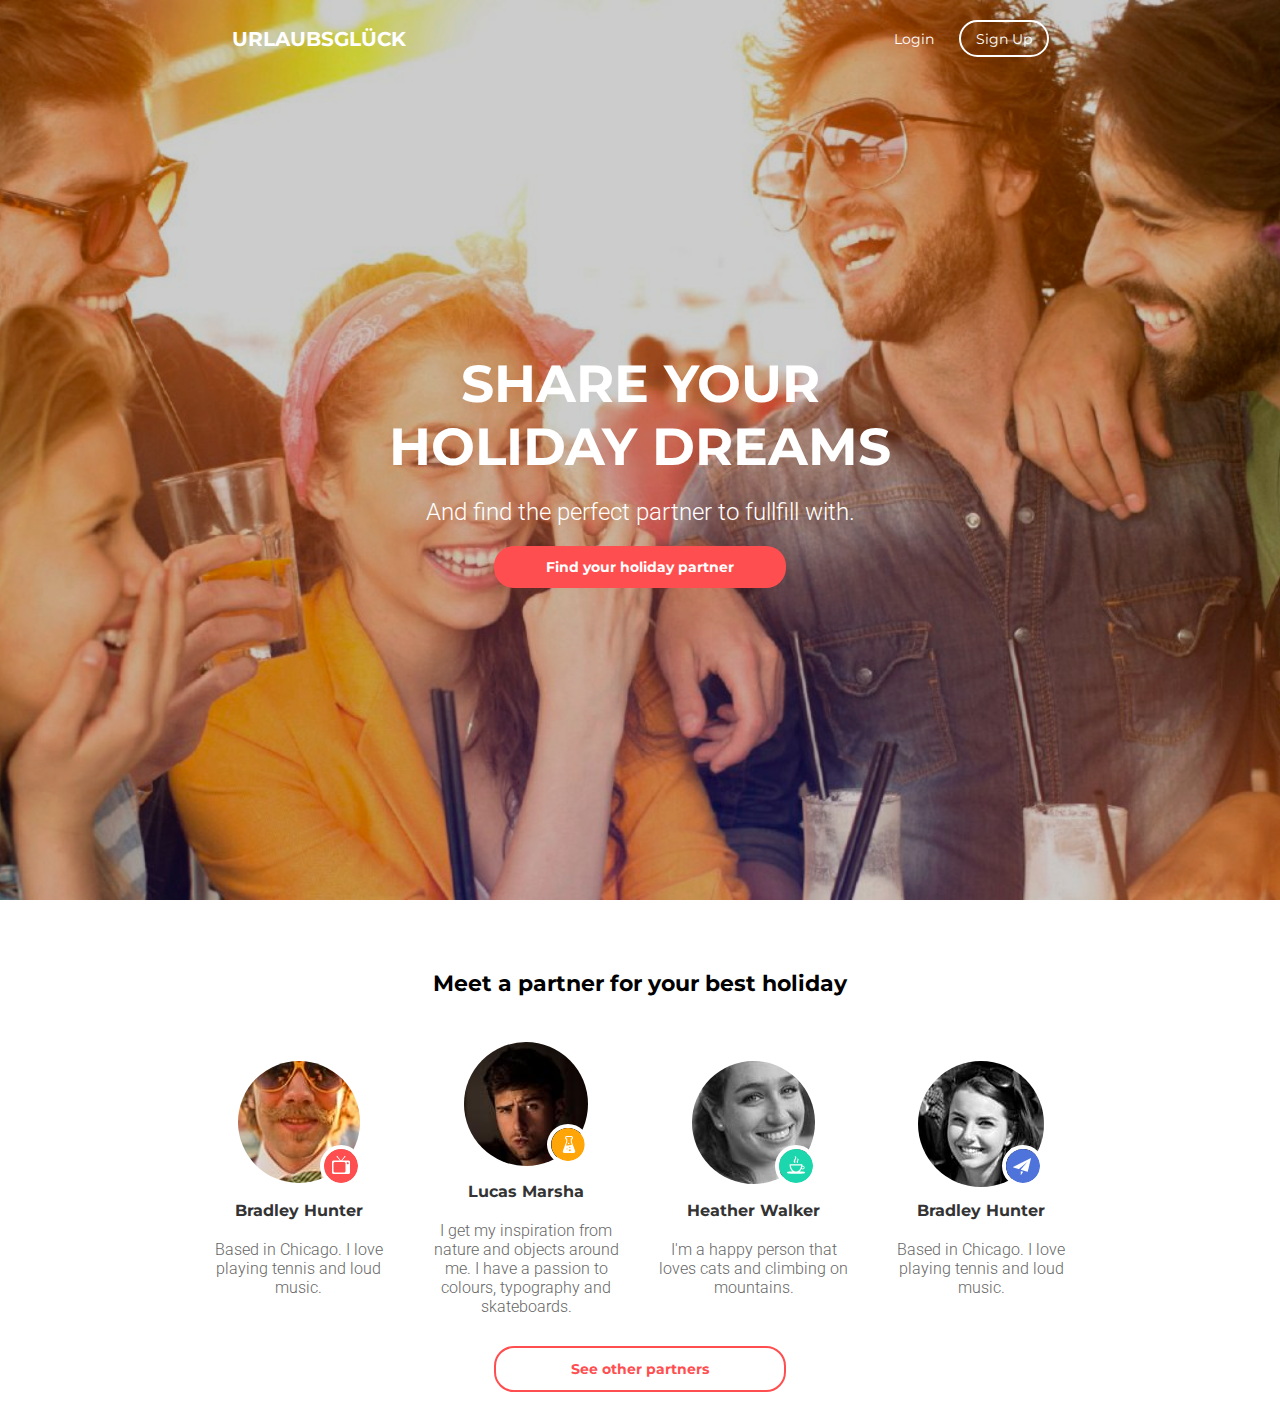
<file: homework_6/index.html>
<!DOCTYPE html>
<html lang="en">
<head>
    <meta charset="UTF-8">
    <meta http-equiv="X-UA-Compatible" content="IE=edge">
    <meta name="viewport" content="width=device-width, initial-scale=1.0">
    <link rel="stylesheet" href="styles.css">
    <title>Homework 6</title>
</head>
<body>
    <header class="header">
        <h1 class="logo">urlaubsglück</h1>
        <div class="auth">
            <input type="button" class="login_button" value="Login">
            <input type="button" class="signup_button" value="Sign Up">
        </div>
    </header>
    <section class="promo_text">
        <div class="header_text">
            <h3 class="urlaubsgluck_logo">urlaubsglück</h3>
            <h2 class="header_title">share your holiday dreams</h2>
            <h4 class="header_subtitle">And find the perfect partner to fullfill with.</h4>
            <a href="#" class="button_link">Find your holiday partner</a>
        </div>
    </section>

    <main>
        <section class="meet_partner">
            <h3 class="section_title">Meet a partner for your best holiday</h3>
            <div class="partner_card_wrapper">
                <div class="partner_card">
                    <div class="image_icon_wrapper">
                        <img class="partner_image" src="images/bh.jpeg" alt="bradley hunter picture">
                        <img class="partner_image_icon" src="images/tv_icon.png" alt="tv icon">
                    </div>
                    <div class="partner_text_wrapper">
                        <h4 class="partner_name">Bradley Hunter</h4>
                        <p class="partner_description">Based in Chicago. I love playing tennis and loud music.</p>
                    </div>
                </div>
                <div class="partner_card">
                    <div class="image_icon_wrapper">
                        <img class="partner_image" src="images/lm.jpeg" alt="lucas marsha picture">
                        <img class="partner_image_icon" src="images/chem_icon.png" alt="chem icon">
                    </div>
                    <div class="partner_text_wrapper">
                        <h4 class="partner_name">Lucas Marsha</h4>
                        <p class="partner_description">I get my inspiration from nature and objects around me. I have a passion to colours, typography and skateboards.
</p>
                    </div>
                </div>
                <div class="partner_card">
                    <div class="image_icon_wrapper">
                        <img class="partner_image" src="images/hw.jpeg" alt="heather walker picture">
                        <img class="partner_image_icon" src="images/coffee_icon.png" alt="coffee icon">
                    </div>
                    <div class="partner_text_wrapper">
                        <h4 class="partner_name">Heather Walker</h4>
                        <p class="partner_description">I'm a happy person that loves cats and climbing on mountains.
</p>
                    </div>
                </div>
                <div class="partner_card">
                    <div class="image_icon_wrapper">
                        <img class="partner_image" src="images/bh2.jpeg" alt="bradley hunter2 picture">
                        <img class="partner_image_icon" src="images/pa_icon.png" alt="paperplane icon">
                    </div>
                    <div class="partner_text_wrapper">
                        <h4 class="partner_name">Bradley Hunter</h4>
                        <p class="partner_description">Based in Chicago. I love playing tennis and loud music.</p>
                    </div>
                </div>
            </div>
            <a href="#" class="button_link_2">See other partners</a>
        </section>
    </main>
</body>
</html>
</file>
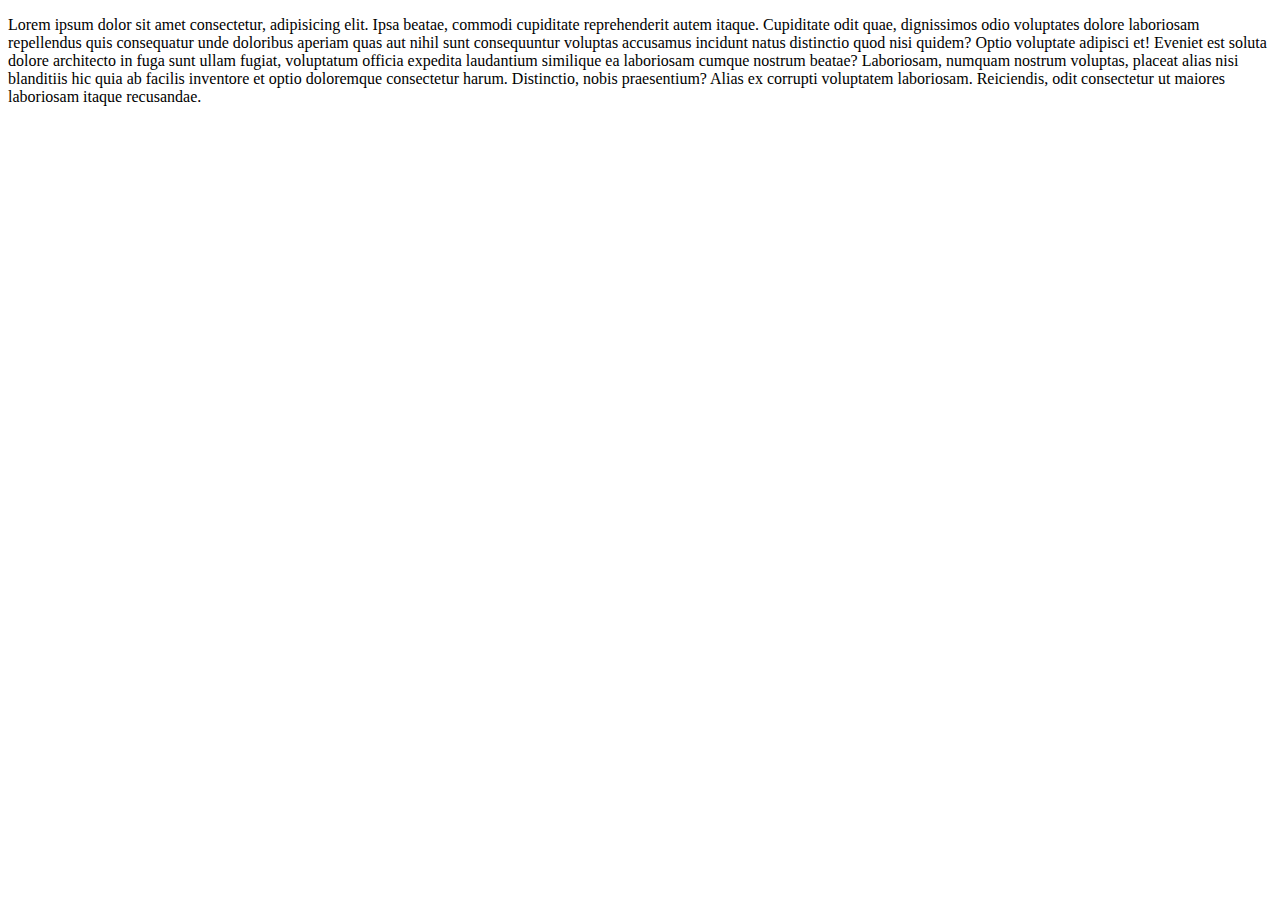
<file: homework_1/test/index.html>
<!DOCTYPE html>
<html lang="en">
<head>
    <meta charset="UTF-8">
    <meta name="viewport" content="width=device-width, initial-scale=1.0">
    <title>test</title>
</head>
<body>
    <p>Lorem ipsum dolor sit amet consectetur, adipisicing elit. Ipsa beatae, commodi cupiditate reprehenderit autem itaque. Cupiditate odit quae, dignissimos odio voluptates dolore laboriosam repellendus quis consequatur unde doloribus aperiam quas aut nihil sunt consequuntur voluptas accusamus incidunt natus distinctio quod nisi quidem? Optio voluptate adipisci et! Eveniet est soluta dolore architecto in fuga sunt ullam fugiat, voluptatum officia expedita laudantium similique ea laboriosam cumque nostrum beatae? Laboriosam, numquam nostrum voluptas, placeat alias nisi blanditiis hic quia ab facilis inventore et optio doloremque consectetur harum. Distinctio, nobis praesentium? Alias ex corrupti voluptatem laboriosam. Reiciendis, odit consectetur ut maiores laboriosam itaque recusandae.</p>
</body>
</html>
</file>
<file: homework_2_OLD/styles.css>
html {
  text-align: center;
  margin-left: auto;
  margin-right: auto;
  text-align: center;
}

body {
  max-width: 1210px;
  text-align: center;
  display: inline-block;
}

.a {
  text-decoration: none;
  list-style-type: none;
  text-transform: uppercase;
  color: gray;
  display: inline-block;
  margin-left: 25px;
  margin-right: 25px;
  font-size: 16px;
}

img {
  width: 420px;
  height: 250px;
  display: block;
}

nav {
  margin-left: auto;
  margin-right: auto;
  text-align: center;
  margin-top: 56px;
}

.a:hover {
  color: rgb(0, 183, 255);
}

main {
  text-align: center;
}

.underimagetext {
  color: rgb(180, 173, 158);
  display: inline;
  text-transform: uppercase;
  font-family: sans-serif;
  font-size: 12px;
}
div {
  display: inline-block;
  margin-left: auto;
  margin-right: auto;
  text-align: center;
}

p {
  max-width: 420px;
}

section {
  margin-left: 58px;
  margin-right: auto;
  margin-top: 100px;
  text-align: left;
}

button {
  margin-left: auto;
  margin-right: auto;
  display: block;
  color: gray;
  font-family: Georgia, "Times New Roman", Times, serif;
  background-color: white;
  width: 100px;
  height: 40px;
}
</file>
<file: homework_2/styles.css>
@import url("reset.css");
@import url("https://fonts.googleapis.com/css2?family=Playfair+Display&display=swap");
@import url("https://fonts.googleapis.com/css2?family=Ubuntu:wght@300&display=swap");

html {
  margin-left: auto;
  margin-right: auto;
  text-align: center;
}

body {
  max-width: 962px;
  text-align: center;
  display: inline-block;
}

header {
  margin-left: auto;
  margin-right: auto;
  margin-bottom: 100px;
}

.menu {
  margin-top: 77px;
  text-align: center;
}

.menu_list {
  list-style-type: none;
}

.menu_list_text {
  display: inline-block;
}

.menu_list_text_link {
  text-decoration: none;
  color: #626262;
  text-transform: uppercase;
  font-size: 14px;
  font-family: "Playfair Display";
  margin-left: 60px;
  margin-right: 60px;
}

.menu_list_text_link:hover {
  color: #03a9f4;
}

img {
  width: 420px;
  height: 280px;
}

.under_image_text {
  font-family: "Ubuntu";
  font-weight: 300;
  color: #b4ad9e;
  text-transform: uppercase;
  margin-top: 32px;
  margin-bottom: 28px;
}

.image_title {
  font-size: 30px;
  font-family: "Playfair Display";
  font-weight: 400;
  color: #626262;
  margin-bottom: 34px;
}

.image_description {
  font-size: 14px;
  font-family: "Playfair Display";
  font-weight: 400;
  color: #626262;
}

.card {
  text-align: left;
  max-width: 420px;
  display: inline-block;
  margin-left: 27px;
  margin-right: 27px;
  margin-bottom: 130px;
}

.load_more_button {
  width: 165px;
  height: 61px;
}

.load_more_button {
  font-size: 20px;
  font-family: "Playfair Display";
  background-color: white;
}
</file>
<file: homework_3/styles.css>
@import "header.css";
@import "reset.css";
@import url("https://fonts.googleapis.com/css2?family=Roboto&display=swap");
@import url("https://fonts.googleapis.com/css2?family=Kaushan+Script&display=swap");
@import url("https://fonts.googleapis.com/css2?family=Montserrat:wght@400;700&display=swap");

main {
  margin-top: 110px;
  width: 1200px;
  margin: 0 auto;
  align-self: center;
}

.header3 {
  font-family: "Kaushan Script";
  font-size: 24px;
  text-align: center;
}

.header2 {
  font-family: "Montserrat";
  font-weight: bold;
  text-transform: uppercase;
  text-align: center;
  font-size: 30px;
  margin-top: 20px;
}

.header2::after {
  content: "";
  width: 60px;
  height: 4px;
  background-color: #f38181;
  display: block;
  margin: 40px auto 0;
}

.card_image_title {
  font-size: 14px;
  font-family: "Montserrat";
  color: #333333;
  text-transform: uppercase;
  margin-bottom: 20px;
  font-weight: 400;
}

.card_image_desc {
  font-size: 15px;
  font-family: "Roboto";
  color: #999999;
}

.card {
  width: 330px;
  text-align: left;
  display: flex;
  justify-content: space-between;
  margin-bottom: 100px;
}

.card_image {
  width: 32px;
  height: 32px;
}

.card_wrapper {
  display: flex;
  justify-content: space-between;
  margin-top: 90px;
  flex-wrap: wrap;
}

.services {
  padding-bottom: 90px;
}

.team_desc {
  font-family: "Roboto";
  color: #999999;
  font-size: 15px;
  text-align: center;
  margin-top: 45px;
  margin-bottom: 90px;
}

.team_card_wrapper {
  display: flex;
  justify-content: space-between;
}

.team_name {
  font-family: "Montserrat";
  font-weight: 400;
  text-align: center;
  padding-top: 20px;
  text-transform: uppercase;
  font-size: 14px;
}

.card_text_wrapper {
  width: 269px;
}

.team_card {
  justify-content: space-between;
}

.team_profession {
  font-family: "Roboto";
  font-style: italic;
  font-weight: 300;
  color: #999999;
  font-size: 15px;
  text-align: center;
  padding-top: 15px;
  padding-bottom: 80px;
}
</file>
<file: homework_4/styles.css>
@import "header.css";
@import "reset.css";
@import url("https://fonts.googleapis.com/css2?family=Kaushan+Script&display=swap");
@import url("https://fonts.googleapis.com/css2?family=Roboto:wght@400;700&display=swap");

main {
  width: 1200px;
  margin-top: 180px;
  margin-left: auto;
  margin-right: auto;
  align-self: center;
}

.header2 {
  font-family: "Kaushan Script", sans-serif;
  font-size: 24px;
  text-align: center;
  color: #333333;
  font-weight: normal;
  margin-bottom: 22px;
}

.header3 {
  font-family: "Montserrat", sans-serif;
  font-weight: bold;
  color: #333333;
  text-transform: uppercase;
  text-align: center;
  font-size: 30px;
}

.header3::after {
  content: "";
  width: 60px;
  height: 4px;
  background-color: #f38181;
  display: block;
  margin: 40px auto 0;
}

.card {
  width: 330px;
  text-align: left;
  display: flex;
  justify-content: space-between;
  margin-bottom: 100px;
}

.card::before {
  content: url("images/alarm.png");
  width: 32px;
  height: 32px;
  margin-right: 30px;
}

.web_design_image::before {
  content: url("images/linegraph.png");
}

.computer_image::before {
  content: url("images/computer.png");
}

.book_image::before {
  content: url("images/book.png");
}

.home_image::before {
  content: url("images/home.png");
}

.image_image::before {
  content: url("images/image.png");
}

.card_wrapper {
  padding-top: 65px;
  display: flex;
  justify-content: space-between;
  flex-wrap: wrap;
}

.card_image_title {
  font-family: "Montserrat", sans-serif;
  font-weight: 400;
  text-transform: uppercase;
  color: #333333;
  margin-bottom: 20px;
  font-size: 14px;
  display: inline-block;
}

.card_image_description {
  font-family: "Roboto", sans-serif;
  color: #999999;
  font-size: 15px;
  width: 333px;
}

.card_text_wrapper {
  width: 270px;
}

/* Team Part */

.team_desc {
  font-family: "Roboto", sans-serif;
  font-weight: 400;
  font-size: 15px;
  color: #999999;
  text-align: center;
  width: 940px;
  margin: 0 auto;
  margin-top: 60px;
  margin-bottom: 90px;
}

.team_card {
  text-align: center;
  position: relative;
}

.team_card_wrapper {
  display: flex;
  justify-content: space-between;
  margin-bottom: 80px;
}

.team_name {
  font-family: "Montserrat", sans-serif;
  font-size: 14px;
  color: #333333;
  font-weight: 400;
  text-transform: uppercase;
  margin-top: 30px;
  margin-bottom: 15px;
}

.team_profession {
  font-family: "Roboto", sans-serif;
  font-style: italic;
  font-weight: 300;
  text-transform: capitalize;
  color: #999999;
  font-size: 15px;
}

.team_card_hidden {
  background: linear-gradient(
    180deg,
    rgba(239, 139, 138, 0.8) 0%,
    rgba(229, 207, 130, 0.8) 100%
  );
  width: 380px;
  height: 472px;
  position: absolute;
  opacity: 0;
  transform: translateY(-118%);
}

.team_card_hidden:hover {
  opacity: 1;
  box-shadow: 10px 10px #95e1d3;
}

.team_card_button {
  width: 57px;
  height: 57px;
  border: none;
  background-color: #fce38a;
}

.team_card_button:hover {
  background-color: #95e1d3;
  cursor: pointer;
}

.team_card_button_wrapper {
  display: flex;
  justify-content: center;
  position: absolute;
  top: 50%;
  left: 50%;
  transform: translate(-50%, -50%);
}
</file>
<file: homework_5/styles.css>
@import "header.css";
@import "footer.css";
@import "reset.css";
@import url("https://fonts.googleapis.com/css2?family=Montserrat:wght@400;700&display=swap");
@import url("https://fonts.googleapis.com/css2?family=Roboto+Slab:wght@400;700&display=swap");
@import url("https://fonts.googleapis.com/css2?family=Kaushan+Script&display=swap");

main {
  width: 860px;
  text-align: center;
  margin: 0 auto;
}

.section_title {
  font-family: "Montserrat", sans-serif;
  text-transform: uppercase;
  font-weight: 700;
  color: #222222;
  font-size: 40px;
  text-align: center;
  margin: 0 auto;
  margin-top: 128px;
}

.section_subtitle {
  color: #777777;
  font-size: 16px;
  margin: 0 auto;
  margin-top: 20px;
  text-align: center;
}

.card {
  width: 274px;
  text-align: center;
}

.card_title {
  text-transform: capitalize;
  font-family: "Montserrat", sans-serif;
  font-weight: 700;
  color: #222222;
  padding-bottom: 20px;
}

.card_subtitle {
  font-family: "Roboto Slab", sans-serif;
  font-weight: 400;
  color: #777777;
  font-size: 14px;
}

.card_wrapper {
  padding-top: 80px;
  display: flex;
  justify-content: space-between;
  margin-bottom: 120px;
}

.image_wrapper {
  border: 3px solid #fed136;
  border-radius: 50%;
  width: 69px;
  height: 69px;
  margin: 0 auto;
  display: flex;
  justify-content: center;
  align-items: center;
  margin-bottom: 25px;
}
</file>
<file: homework_6/styles.css>
@import url("https://fonts.googleapis.com/css2?family=Montserrat:wght@700&family=Roboto:wght@300&display=swap");
@import "header.css";
@import "reset.css";

.section_title {
  padding-top: 70px;
  font-size: 22px;
  font-family: "Montserrat", sans-serif;
  margin: 0 auto;
  text-align: center;
  margin-bottom: 30px;
}

.meet_partner {
  display: flex;
  align-items: center;
  flex-direction: column;
}

.partner_card {
  text-align: center;
  margin-top: 15px;
  margin-bottom: 30px;
  width: 201px;
}

.image_icon_wrapper {
  position: relative;
  display: flex;
  justify-content: center;
}

.partner_image_icon {
  display: block;
  position: absolute;
  z-index: 1;
  border: 4px solid white;
  border-radius: 50%;
  transform: translate(100%, 200%);
}

.partner_image {
  position: absolute;
  z-index: -1;
  border-radius: 50%;
}

.partner_name {
  margin-bottom: 20px;
  font-family: "Montserrat", sans-serif;
  font-weight: 700;
  color: #333333;
}

.partner_description {
  font-family: "Roboto", sans-serif;
  text-align: center;
  font-weight: 300;
  color: #666666;
  margin: 0 auto;
  width: 200px;
}

.partner_text_wrapper {
  margin-top: 140px;
  text-align: center;
}

.button_link_2 {
  font-family: "Montserrat", sans-serif;
  font-size: 14px;
  font-weight: 700;
  color: #ff4e50;
  border: 2px solid #ff4e50;
  background-color: white;
  padding: 12px 75px;
  border-radius: 20px;
  cursor: pointer;
  margin-bottom: 35px;
}

/* Media */

@media (min-width: 768px) {
  .partner_card_wrapper {
    display: flex;
    flex-wrap: wrap;
    justify-content: space-between;
    align-items: center;
    width: 520px;
  }

  .header {
    justify-content: space-around;
  }

  .urlaubsgluck_logo {
    display: none;
  }

  .header_title {
    font-size: 52px;
    width: 520px;
  }

  .header_subtitle {
    font-size: 24px;
  }

  .logo {
    display: flex;
    align-items: center;
  }

  .partner_card {
    width: 50%;
  }
}

@media (min-width: 1024px) {
  .partner_card_wrapper {
    display: flex;
    flex-wrap: wrap;
    justify-content: space-between;
    align-items: center;
    width: 910px;
  }
  .partner_card {
    width: 25%;
  }
}
</file>
